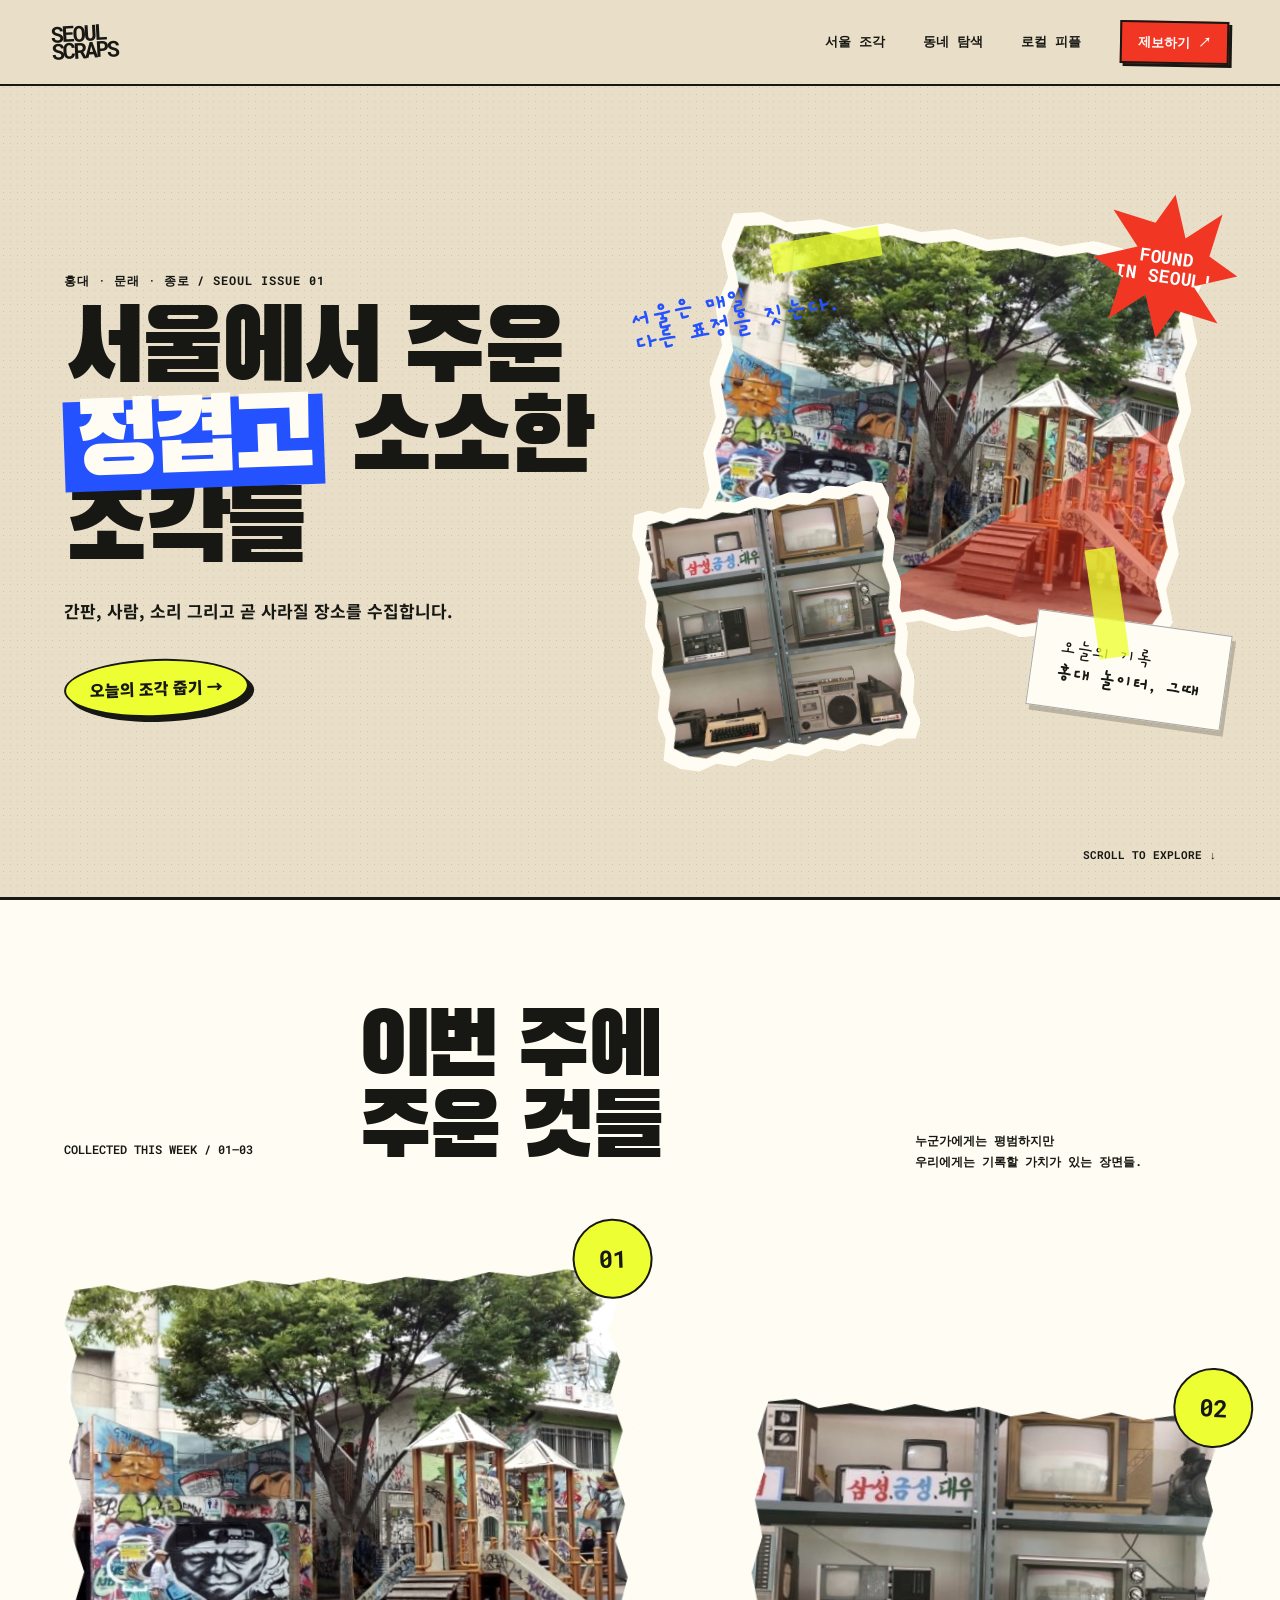
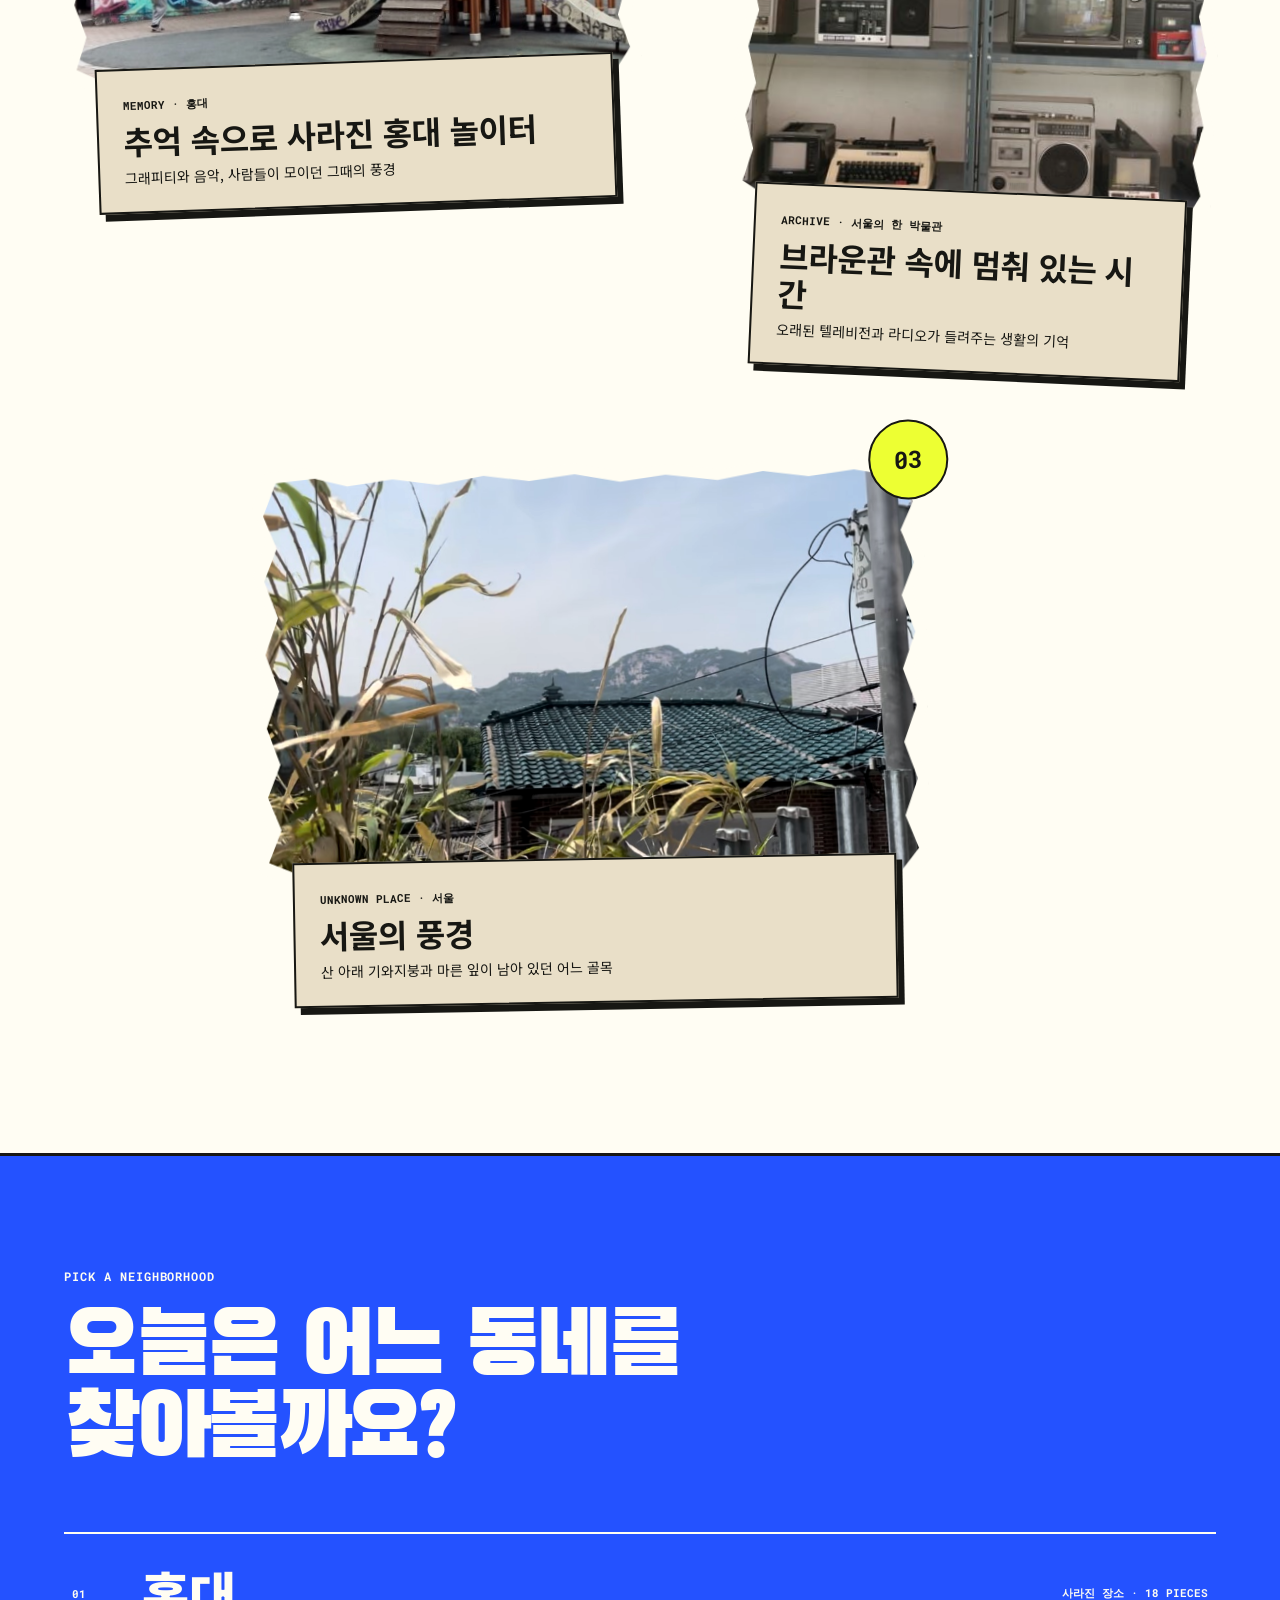
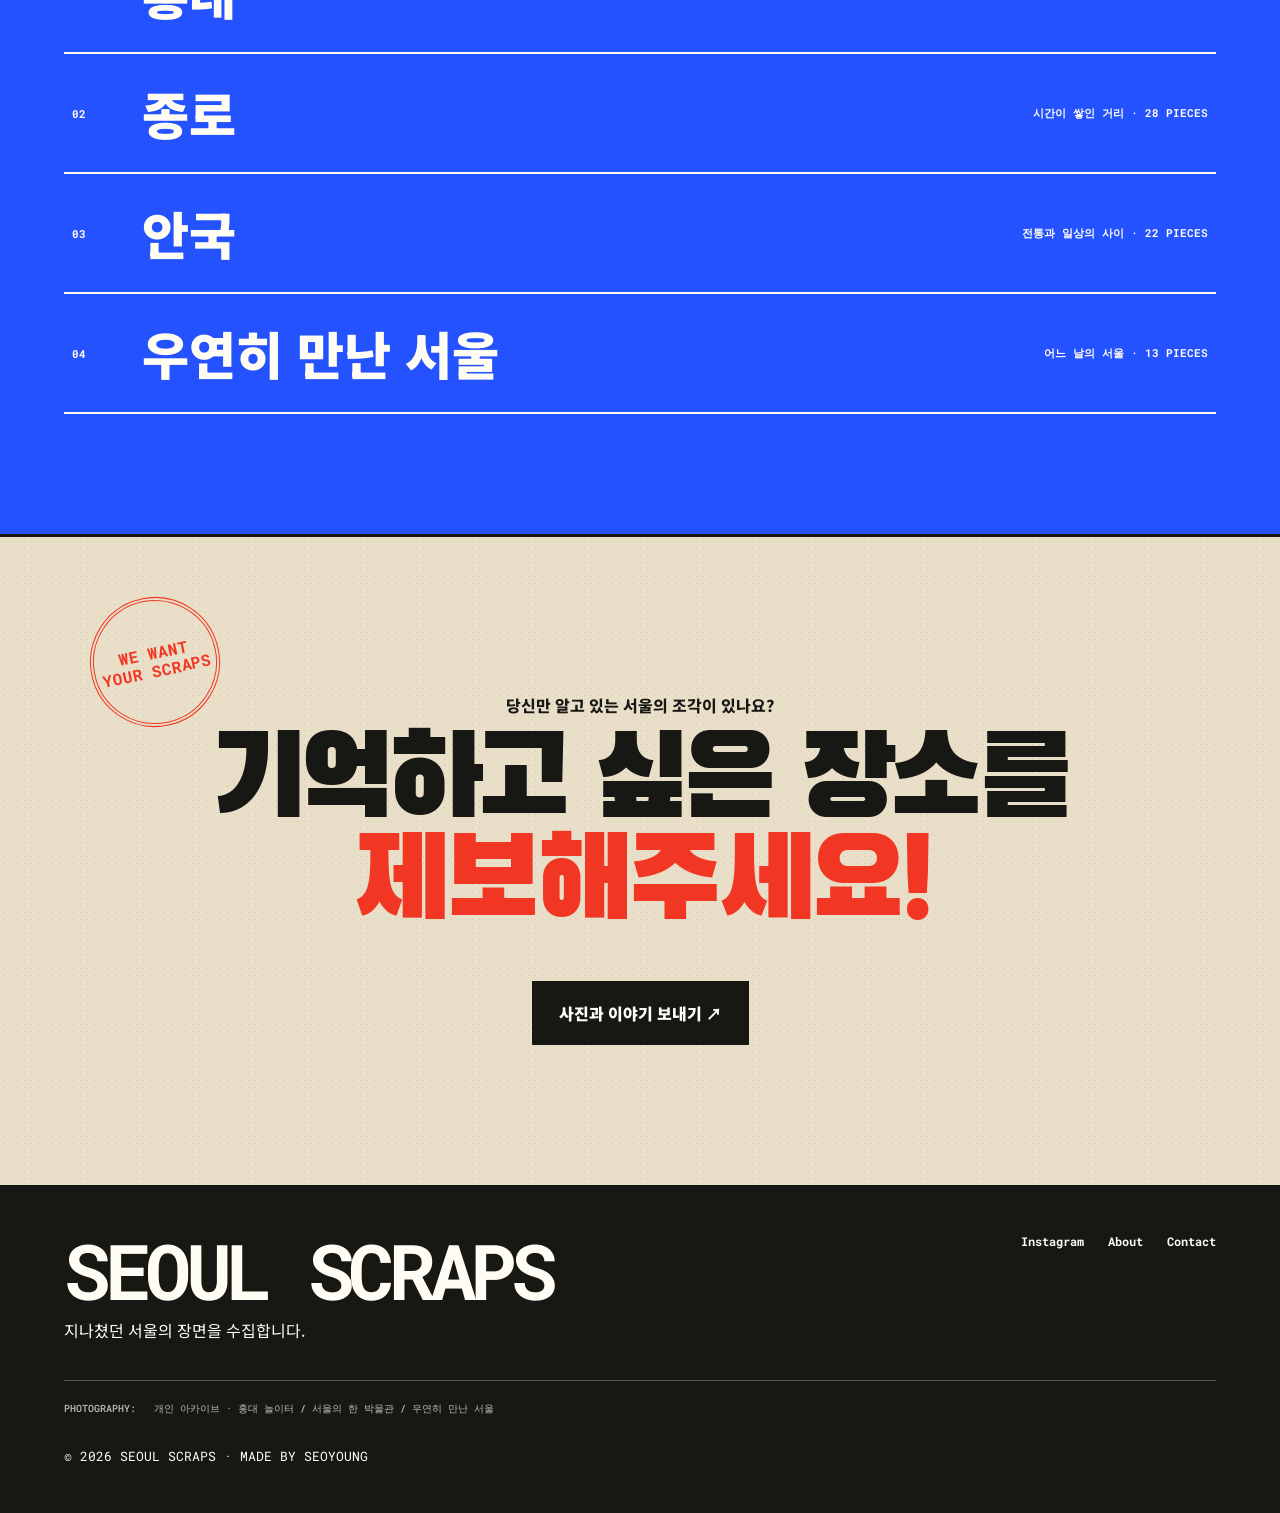
<file: index.html>
<!DOCTYPE html>
<html lang="ko">
<head>
  <meta charset="UTF-8">
  <meta name="viewport" content="width=device-width, initial-scale=1.0">
  <meta name="description" content="서울의 소소한 장면을 수집하는 로컬 문화 매거진">
  <title>SEOUL SCRAPS | 서울사진수집일지</title>
  <link rel="stylesheet" href="font.css">
  <link rel="stylesheet" href="style.css">
  <link rel="stylesheet" href="media.css">
</head>
<body>
  <header id="header">
    <a class="logo" href="#banner" aria-label="SEOULSCRAPS 홈">SEOUL<br>SCRAPS</a>

    <nav class="nav" id="main-nav" aria-label="주요 메뉴">
      <a href="#contents">서울 조각</a>
      <a href="#neighborhood">동네 탐색</a>
      <a href="#people">로컬 피플</a>
      <a class="nav-point" href="#submit">제보하기 ↗</a>
    </nav>

    <button class="menu-button" type="button" aria-expanded="false" aria-controls="main-nav">
      MENU
    </button>
  </header>

  <main>
    <section id="banner">
      <div class="banner-copy">
        <p class="eyebrow">홍대 · 문래 · 종로 / SEOUL ISSUE 01</p>
        <h1>
          서울에서 주운<br>
          <em>정겹고</em> 소소한<br>
          조각들
        </h1>
        <p class="intro">간판, 사람, 소리 그리고 곧 사라질 장소를 수집합니다.</p>
        <a class="sticker-button" href="#contents">오늘의 조각 줍기 →</a>
      </div>

      <div class="banner-collage" aria-label="서울의 골목과 간판을 표현한 콜라주">
        <div class="torn-paper photo-wrap photo-building-wrap">
          <div class="photo photo-building" role="img" aria-label="추억 속으로 사라진 홍대 놀이터"></div>
        </div>
        <div class="torn-paper photo-wrap photo-sign-wrap">
          <div class="photo photo-sign" role="img" aria-label="서울의 한 박물관에 전시된 오래된 텔레비전"></div>
        </div>
        <div class="paper-note">오늘의 기록<br><strong>홍대 놀이터, 그때</strong></div>
        <span class="burst">FOUND<br>IN SEOUL!</span>
        <span class="tape tape-one"></span>
        <span class="tape tape-two"></span>
        <span class="scribble">서울은 매일<br>다른 표정을 짓는다.</span>
      </div>

      <p class="scroll-note">SCROLL TO EXPLORE ↓</p>
    </section>

    <section id="contents">
      <header class="section-heading">
        <p>COLLECTED THIS WEEK / 01—03</p>
        <h2>이번 주에<br>주운 것들</h2>
        <span>누군가에게는 평범하지만<br>우리에게는 기록할 가치가 있는 장면들.</span>
      </header>

      <div class="scrap-grid">
        <article class="scrap-card card-one">
          <a href="#">
            <div class="torn-paper card-image-wrap">
              <div class="card-image image-store" role="img" aria-label="그래피티와 놀이기구가 있던 옛 홍대 놀이터"></div>
            </div>
            <span class="card-number">01</span>
            <div class="card-copy">
              <small>MEMORY · 홍대</small>
              <h3>추억 속으로 사라진 홍대 놀이터</h3>
              <p>그래피티와 음악, 사람들이 모이던 그때의 풍경</p>
            </div>
          </a>
        </article>

        <article class="scrap-card card-two" id="people">
          <a href="#">
            <div class="torn-paper card-image-wrap">
              <div class="card-image image-person" role="img" aria-label="서울의 한 박물관에 전시된 옛 텔레비전과 라디오"></div>
            </div>
            <span class="card-number">02</span>
            <div class="card-copy">
              <small>ARCHIVE · 서울의 한 박물관</small>
              <h3>브라운관 속에 멈춰 있는 시간</h3>
              <p>오래된 텔레비전과 라디오가 들려주는 생활의 기억</p>
            </div>
          </a>
        </article>

        <article class="scrap-card card-three">
          <a href="#">
            <div class="torn-paper card-image-wrap">
              <div class="card-image image-letter" role="img" aria-label="산과 기와지붕이 보이는 서울의 이름 모를 동네"></div>
            </div>
            <span class="card-number">03</span>
            <div class="card-copy">
              <small>UNKNOWN PLACE · 서울</small>
              <h3>서울의 풍경</h3>
              <p>산 아래 기와지붕과 마른 잎이 남아 있던 어느 골목</p>
            </div>
          </a>
        </article>
      </div>
    </section>

    <section id="neighborhood">
      <p class="eyebrow">PICK A NEIGHBORHOOD</p>
      <h2>오늘은 어느 동네를<br>찾아볼까요?</h2>
      <div class="neighborhood-list">
        <a href="#"><span>01</span> 홍대 <small>사라진 장소 · 18 PIECES</small></a>
        <a href="#"><span>02</span> 종로 <small>시간이 쌓인 거리 · 28 PIECES</small></a>
        <a href="#"><span>03</span> 안국 <small>전통과 일상의 사이 · 22 PIECES</small></a>
        <a href="#"><span>04</span> 우연히 만난 서울 <small>어느 날의 서울 · 13 PIECES</small></a>
      </div>
    </section>

    <section id="submit">
      <span class="submit-stamp">WE WANT<br>YOUR SCRAPS</span>
      <p>당신만 알고 있는 서울의 조각이 있나요?</p>
      <h2>기억하고 싶은 장소를<br><em>제보해주세요!</em></h2>
      <a href="mailto:hello@seoulscraps.kr">사진과 이야기 보내기 ↗</a>
    </section>
  </main>

  <footer id="footer">
    <div>
      <strong>SEOUL SCRAPS</strong>
      <p>지나쳤던 서울의 장면을 수집합니다.</p>
    </div>
    <div class="footer-links">
      <a href="#">Instagram</a>
      <a href="#">About</a>
      <a href="mailto:hello@seoulscraps.kr">Contact</a>
    </div>
    <div class="photo-credits">
      <span>PHOTOGRAPHY:</span>
      <span>개인 아카이브 · 홍대 놀이터 / 서울의 한 박물관 / 우연히 만난 서울</span>
    </div>
    <small>© 2026 SEOUL SCRAPS · MADE BY SEOYOUNG</small>
  </footer>

  <script src="script.js"></script>
</body>
</html>
</file>
<file: font.css>
/* Google Fonts
   - Black Han Sans: 큰 제목
   - Gaegu: 손글씨 메모
   - Noto Sans KR: 한글 본문
   - Roboto Mono: 영문 라벨과 번호
*/
@import url('https://fonts.googleapis.com/css2?family=Black+Han+Sans&family=Gaegu:wght@400;700&family=Noto+Sans+KR:wght@400;600;800;900&family=Roboto+Mono:wght@500;700&display=swap');

:root {
  --font-display: "Black Han Sans", sans-serif;
  --font-handwriting: "Gaegu", cursive;
  --font-body: "Noto Sans KR", sans-serif;
  --font-mono: "Roboto Mono", monospace;
}
</file>
<file: style.css>
:root {
  --paper: #e9dfc8;
  --ink: #171713;
  --red: #f13724;
  --blue: #2452ff;
  --yellow: #edff33;
  --white: #fffdf3;
  --torn-edge: polygon(2% 1%, 8% 0, 13% 2%, 20% .5%, 27% 2%, 34% 0,
      41% 1.5%, 48% 0, 55% 2%, 62% .5%, 70% 2%, 77% 0,
      84% 1.5%, 91% 0, 98% 2%, 100% 8%, 98% 15%, 100% 23%,
      98% 31%, 100% 40%, 98% 49%, 100% 58%, 98% 67%, 100% 76%,
      98% 85%, 100% 93%, 97% 99%, 90% 98%, 83% 100%, 76% 98%,
      69% 100%, 62% 98%, 55% 100%, 48% 98%, 41% 100%, 34% 98%,
      27% 100%, 20% 98%, 13% 100%, 6% 98%, 0 94%, 2% 86%,
      0 78%, 2% 70%, 0 61%, 2% 52%, 0 43%, 2% 34%, 0 25%,
      2% 17%, 0 9%);
}

* {
  box-sizing: border-box;
}

html {
  scroll-behavior: smooth;
}

body {
  margin: 0;
  color: var(--ink);
  background-color: var(--paper);
  background-image: radial-gradient(rgba(0, 0, 0, .1) .7px, transparent .7px);
  background-size: 7px 7px;
  font-family: var(--font-body);
  overflow-x: hidden;
}

a {
  color: inherit;
  text-decoration: none;
}

button {
  font: inherit;
}

#header {
  position: fixed;
  z-index: 50;
  top: 0;
  left: 0;
  width: 100%;
  min-height: 86px;
  padding: 14px clamp(20px, 4vw, 64px);
  display: flex;
  justify-content: space-between;
  align-items: center;
  border-bottom: 2px solid var(--ink);
  background: rgba(233, 223, 200, .91);
  backdrop-filter: blur(8px);
}

.logo {
  font: 900 22px/.77 var(--font-mono);
  letter-spacing: -2px;
  transform: rotate(-3deg);
}

.nav {
  display: flex;
  align-items: center;
  gap: clamp(18px, 3vw, 48px);
}

.nav a {
  font: 700 13px var(--font-mono);
  border-bottom: 2px solid transparent;
}

.nav a:hover {
  border-color: var(--ink);
}

.nav .nav-point {
  padding: 10px 16px;
  background: var(--red);
  color: white;
  border: 2px solid var(--ink);
  box-shadow: 3px 3px 0 var(--ink);
  transform: rotate(1deg);
}

.menu-button {
  display: none;
  border: 2px solid var(--ink);
  background: var(--yellow);
  padding: 8px 11px;
  font-weight: 900;
}

#banner {
  position: relative;
  min-height: 100vh;
  padding: 150px clamp(20px, 5vw, 80px) 70px;
  display: grid;
  grid-template-columns: minmax(0, 1.05fr) minmax(360px, .95fr);
  align-items: center;
  gap: 10px;
  border-bottom: 3px solid var(--ink);
}

.eyebrow {
  font: 700 12px var(--font-mono);
  letter-spacing: .08em;
}

.banner-copy {
  position: relative;
  z-index: 2;
}

.banner-copy h1 {
  margin: 18px 0 20px;
  font: 400 clamp(58px, 8vw, 125px)/.88 var(--font-display);
  letter-spacing: -.06em;
}

.banner-copy h1 em {
  display: inline-block;
  padding: 0 .12em;
  color: var(--white);
  background: var(--blue);
  font-style: normal;
  transform: rotate(-2deg);
}

.intro {
  max-width: 410px;
  margin: 0 0 36px;
  font-weight: 700;
  font-size: 17px;
}

.sticker-button {
  display: inline-block;
  padding: 15px 24px;
  border: 2px solid var(--ink);
  border-radius: 50%;
  background: var(--yellow);
  box-shadow: 5px 5px 0 var(--ink);
  font-weight: 900;
  transform: rotate(-2deg);
  transition: .2s;
}

.sticker-button:hover {
  transform: rotate(2deg) translate(-2px, -2px);
  box-shadow: 8px 8px 0 var(--ink);
}

.banner-collage {
  position: relative;
  min-height: 590px;
}

.torn-paper {
  padding: 12px;
  background: var(--white);
  clip-path: var(--torn-edge);
  filter: drop-shadow(8px 10px 0 rgba(0, 0, 0, .24));
}

.photo-wrap {
  position: absolute;
}

.photo-building-wrap {
  inset: 6% 5% 26% 6%;
  transform: rotate(5deg);
}

.photo-sign-wrap {
  z-index: 2;
  width: 48%;
  height: 45%;
  left: -5%;
  bottom: 4%;
  transform: rotate(-8deg);
}

.photo {
  width: 100%;
  height: 100%;
  background-size: cover;
  background-position: center;
  clip-path: var(--torn-edge);
}

.photo-building {
  background-image: linear-gradient(145deg, transparent 0 68%, rgba(255, 59, 34, .42) 68%), url('images/hongdae-playground.jpeg');
}

.photo-sign {
  background-image: url('images/seoul-museum.jpeg');
}

.paper-note {
  position: absolute;
  z-index: 3;
  right: -2%;
  bottom: 11%;
  padding: 22px 25px;
  background: var(--white);
  border: 1px solid #aaa;
  box-shadow: 4px 5px 0 rgba(0, 0, 0, .2);
  font: 21px/1.2 var(--font-handwriting);
  transform: rotate(8deg);
}

.burst {
  position: absolute;
  z-index: 4;
  right: -4%;
  top: 0;
  display: grid;
  place-content: center;
  width: 145px;
  aspect-ratio: 1;
  text-align: center;
  color: white;
  background: var(--red);
  clip-path: polygon(50% 0, 61% 29%, 84% 9%, 79% 39%, 100% 50%, 71% 61%, 91% 84%, 61% 79%, 50% 100%, 39% 71%, 16% 91%, 21% 61%, 0 50%, 29% 39%, 9% 16%, 39% 21%);
  font: 900 18px/1.05 var(--font-mono);
  transform: rotate(8deg);
}

.tape {
  position: absolute;
  z-index: 5;
  width: 110px;
  height: 30px;
  background: rgba(237, 255, 51, .78);
}

.tape-one {
  top: 7%;
  left: 18%;
  transform: rotate(-10deg);
}

.tape-two {
  right: 10%;
  bottom: 28%;
  transform: rotate(82deg);
}

.scribble {
  position: absolute;
  z-index: 4;
  left: -8%;
  top: 16%;
  color: var(--blue);
  font: 700 27px/.9 var(--font-handwriting);
  transform: rotate(-12deg);
}

.scroll-note {
  position: absolute;
  bottom: 24px;
  right: 5vw;
  font: 700 11px var(--font-mono);
}

#contents {
  padding: 110px clamp(20px, 5vw, 80px) 150px;
  background: var(--white);
  border-bottom: 3px solid var(--ink);
}

.section-heading {
  display: grid;
  grid-template-columns: .7fr 1.4fr .8fr;
  gap: 30px;
  align-items: end;
  margin-bottom: 95px;
}

.section-heading p,
.section-heading span {
  font: 600 12px/1.7 var(--font-mono);
}

.section-heading h2 {
  margin: 0;
  font: 400 clamp(52px, 7vw, 106px)/.9 var(--font-display);
  letter-spacing: -.06em;
}

.scrap-grid {
  display: grid;
  grid-template-columns: repeat(12, 1fr);
  row-gap: 90px;
}

.scrap-card {
  position: relative;
}

.scrap-card a {
  display: block;
}

.card-one {
  grid-column: 1 / 7;
  transform: rotate(-2deg);
}

.card-two {
  grid-column: 8 / 13;
  margin-top: 130px;
  transform: rotate(2.5deg);
}

.card-three {
  grid-column: 3 / 10;
  transform: rotate(-1deg);
}

.card-image-wrap {
  height: 430px;
  padding: 11px;
  transition: transform .25s ease;
}

.scrap-card a:hover .card-image-wrap {
  transform: rotate(1.5deg) translateY(-5px);
}

.card-image {
  width: 100%;
  height: 100%;
  background-size: cover;
  background-position: center;
  filter: saturate(.75) contrast(1.08);
  clip-path: var(--torn-edge);
}

.image-store {
  background-image: url('images/hongdae-playground.jpeg');
}

.image-person {
  background-image: url('images/seoul-museum.jpeg');
}

.image-letter {
  background-image: url('images/unknown-seoul.jpeg');
}

.card-number {
  position: absolute;
  top: -38px;
  right: -25px;
  display: grid;
  place-content: center;
  width: 80px;
  height: 80px;
  border: 2px solid var(--ink);
  border-radius: 50%;
  background: var(--yellow);
  font: 900 24px var(--font-mono);
}

.card-copy {
  position: relative;
  width: 90%;
  margin: -35px auto 0;
  padding: 20px 25px 24px;
  border: 2px solid var(--ink);
  background: var(--paper);
  box-shadow: 6px 7px 0 var(--ink);
}

.card-copy small {
  font: 700 11px var(--font-mono);
}

.card-copy h3 {
  margin: 8px 0;
  font-size: clamp(22px, 2.5vw, 37px);
  line-height: 1.15;
}

.card-copy p {
  margin: 0;
  font-size: 14px;
}

#neighborhood {
  padding: 100px clamp(20px, 5vw, 80px) 120px;
  color: var(--white);
  background: var(--blue);
  border-bottom: 3px solid var(--ink);
}

#neighborhood h2 {
  margin: 24px 0 60px;
  font: 400 clamp(50px, 7vw, 105px)/.92 var(--font-display);
  letter-spacing: -.05em;
}

.neighborhood-list {
  border-top: 2px solid var(--white);
}

.neighborhood-list a {
  display: grid;
  grid-template-columns: 70px 1fr auto;
  align-items: center;
  padding: 22px 8px;
  border-bottom: 2px solid var(--white);
  font-size: clamp(28px, 4vw, 60px);
  font-weight: 900;
  transition: .2s;
}

.neighborhood-list a:hover {
  padding-left: 25px;
  color: var(--ink);
  background: var(--yellow);
}

.neighborhood-list span,
.neighborhood-list small {
  font: 700 11px var(--font-mono);
}

#submit {
  position: relative;
  padding: 140px 20px;
  text-align: center;
  overflow: hidden;
}

#submit p {
  font-weight: 800;
}

#submit h2 {
  margin: 15px auto 45px;
  font: 400 clamp(54px, 9vw, 135px)/.88 var(--font-display);
  letter-spacing: -.06em;
}

#submit h2 em {
  color: var(--red);
  font-style: normal;
}

#submit>a {
  display: inline-block;
  padding: 18px 25px;
  border: 2px solid var(--ink);
  color: var(--white);
  background: var(--ink);
  font-weight: 900;
}

.submit-stamp {
  position: absolute;
  top: 60px;
  left: 7%;
  display: grid;
  place-content: center;
  width: 130px;
  height: 130px;
  border: 4px double var(--red);
  border-radius: 50%;
  color: var(--red);
  font: 900 16px/1.1 var(--font-mono);
  transform: rotate(-12deg);
}

#footer {
  min-height: 240px;
  padding: 48px clamp(20px, 5vw, 80px);
  display: grid;
  grid-template-columns: 1fr auto;
  gap: 30px;
  color: var(--white);
  background: var(--ink);
}

#footer strong {
  font: 900 clamp(36px, 6vw, 84px)/1 var(--font-mono);
  letter-spacing: -.07em;
}

#footer p {
  margin: 8px 0;
}

.footer-links {
  display: flex;
  gap: 24px;
  align-items: start;
  font: 700 12px var(--font-mono);
}

.photo-credits {
  grid-column: 1 / -1;
  display: flex;
  flex-wrap: wrap;
  gap: 8px 18px;
  padding-top: 20px;
  border-top: 1px solid #555;
  font: 500 10px/1.6 var(--font-mono);
  color: #bbb;
}

.photo-credits a {
  text-decoration: underline;
  text-underline-offset: 3px;
}

.photo-credits a:hover {
  color: var(--yellow);
}

#footer>small {
  grid-column: 1 / -1;
  align-self: end;
  font-family: var(--font-mono);
}
</file>
<file: media.css>
/* 태블릿 및 모바일 */
@media (max-width: 800px) {
  #header {
    min-height: 70px;
  }

  .menu-button {
    display: block;
  }

  .nav {
    position: absolute;
    top: 70px;
    left: 0;
    width: 100%;
    padding: 25px;
    display: none;
    flex-direction: column;
    align-items: stretch;
    background: var(--paper);
    border-bottom: 2px solid var(--ink);
  }

  .nav.is-open {
    display: flex;
  }

  #banner {
    min-height: auto;
    grid-template-columns: 1fr;
    padding-top: 125px;
  }

  .banner-copy h1 {
    font-size: clamp(51px, 15vw, 86px);
  }

  .banner-collage {
    min-height: 480px;
    margin-top: 35px;
  }

  .photo-building-wrap {
    inset: 5% 3% 20% 8%;
  }

  .photo-sign-wrap {
    left: 0;
  }

  .paper-note {
    right: 1%;
    font-size: 18px;
  }

  .scribble {
    left: 0;
  }

  .section-heading {
    grid-template-columns: 1fr;
    margin-bottom: 70px;
  }

  .section-heading span {
    max-width: 330px;
  }

  .scrap-grid {
    display: block;
  }

  .scrap-card {
    margin: 0 0 95px;
    transform: none;
  }

  .card-image-wrap {
    height: 330px;
  }

  .neighborhood-list a {
    grid-template-columns: 40px 1fr;
  }

  .neighborhood-list small {
    display: none;
  }

  .submit-stamp {
    opacity: .55;
    top: 35px;
    left: -25px;
  }

  #footer {
    grid-template-columns: 1fr;
  }
}

/* 움직임 최소화 설정을 사용하는 사용자 배려 */
@media (prefers-reduced-motion: reduce) {
  html {
    scroll-behavior: auto;
  }

  * {
    transition: none !important;
  }
}
</file>
